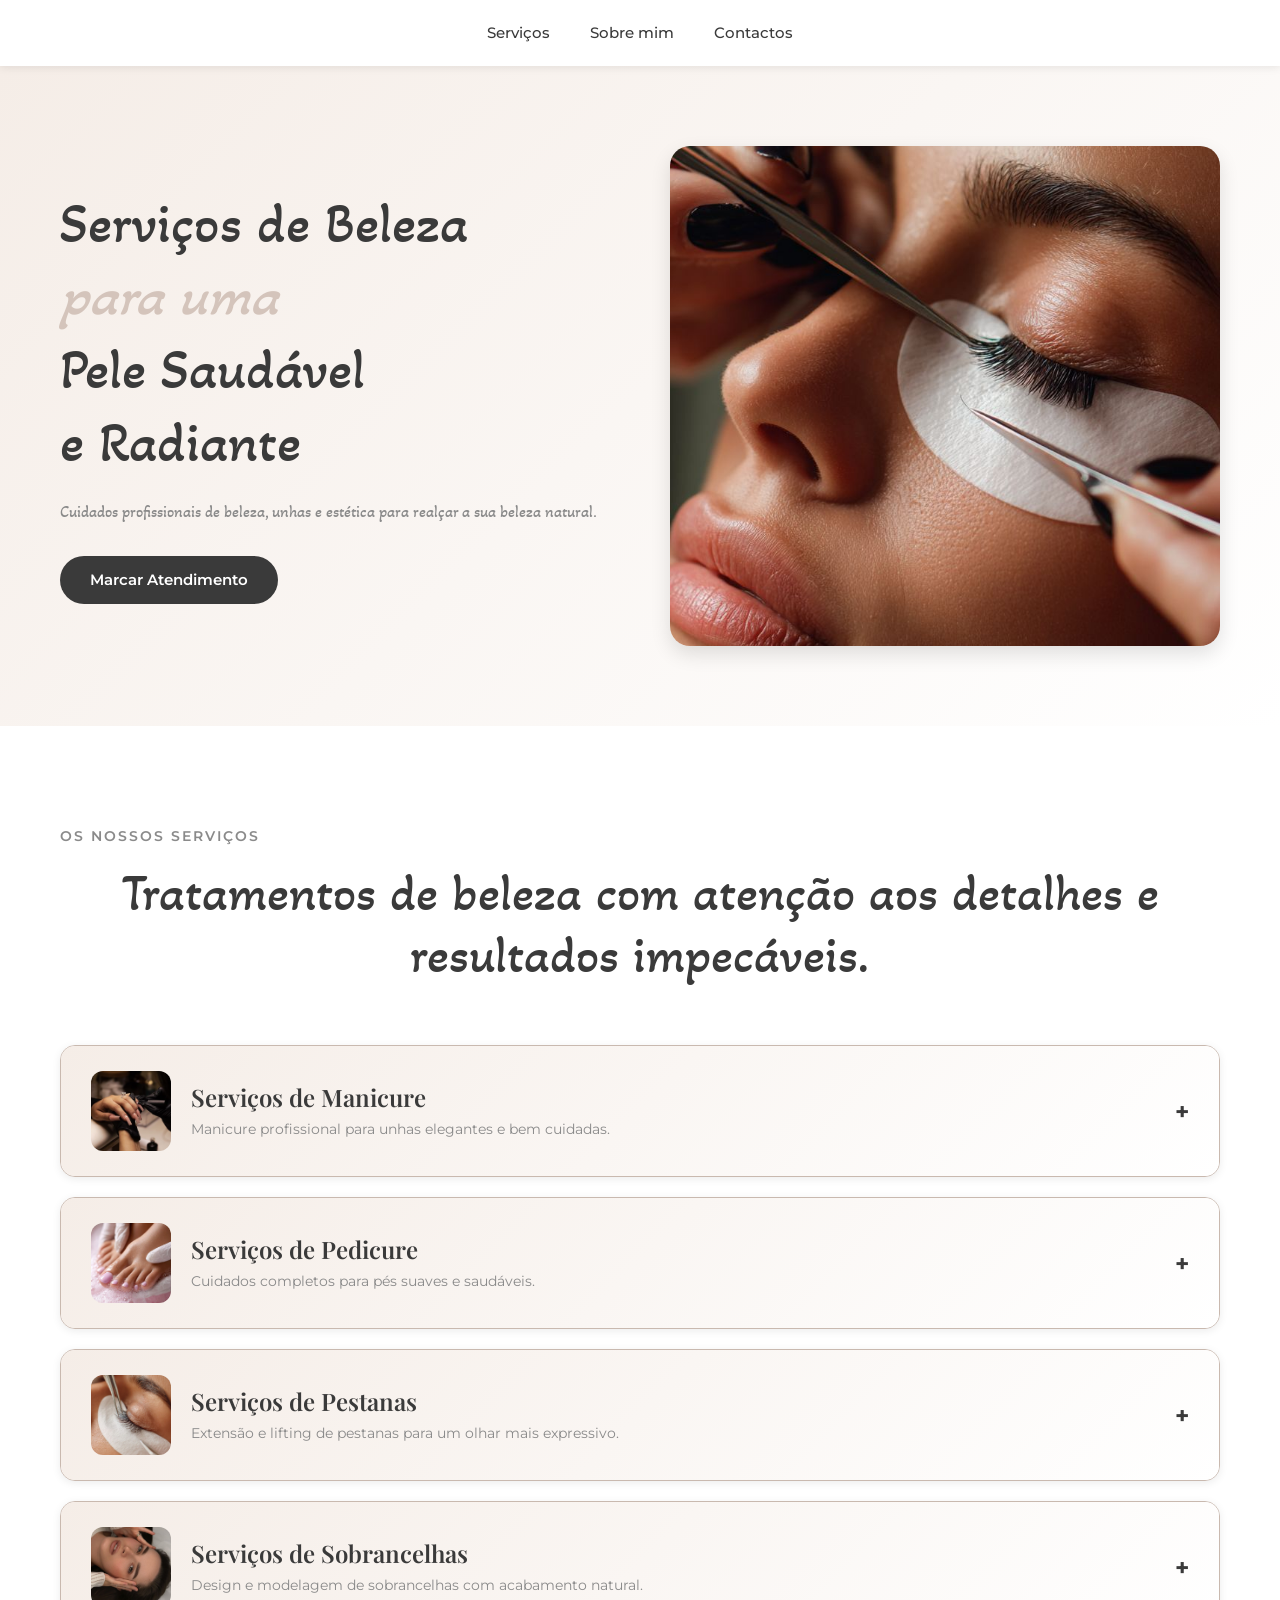
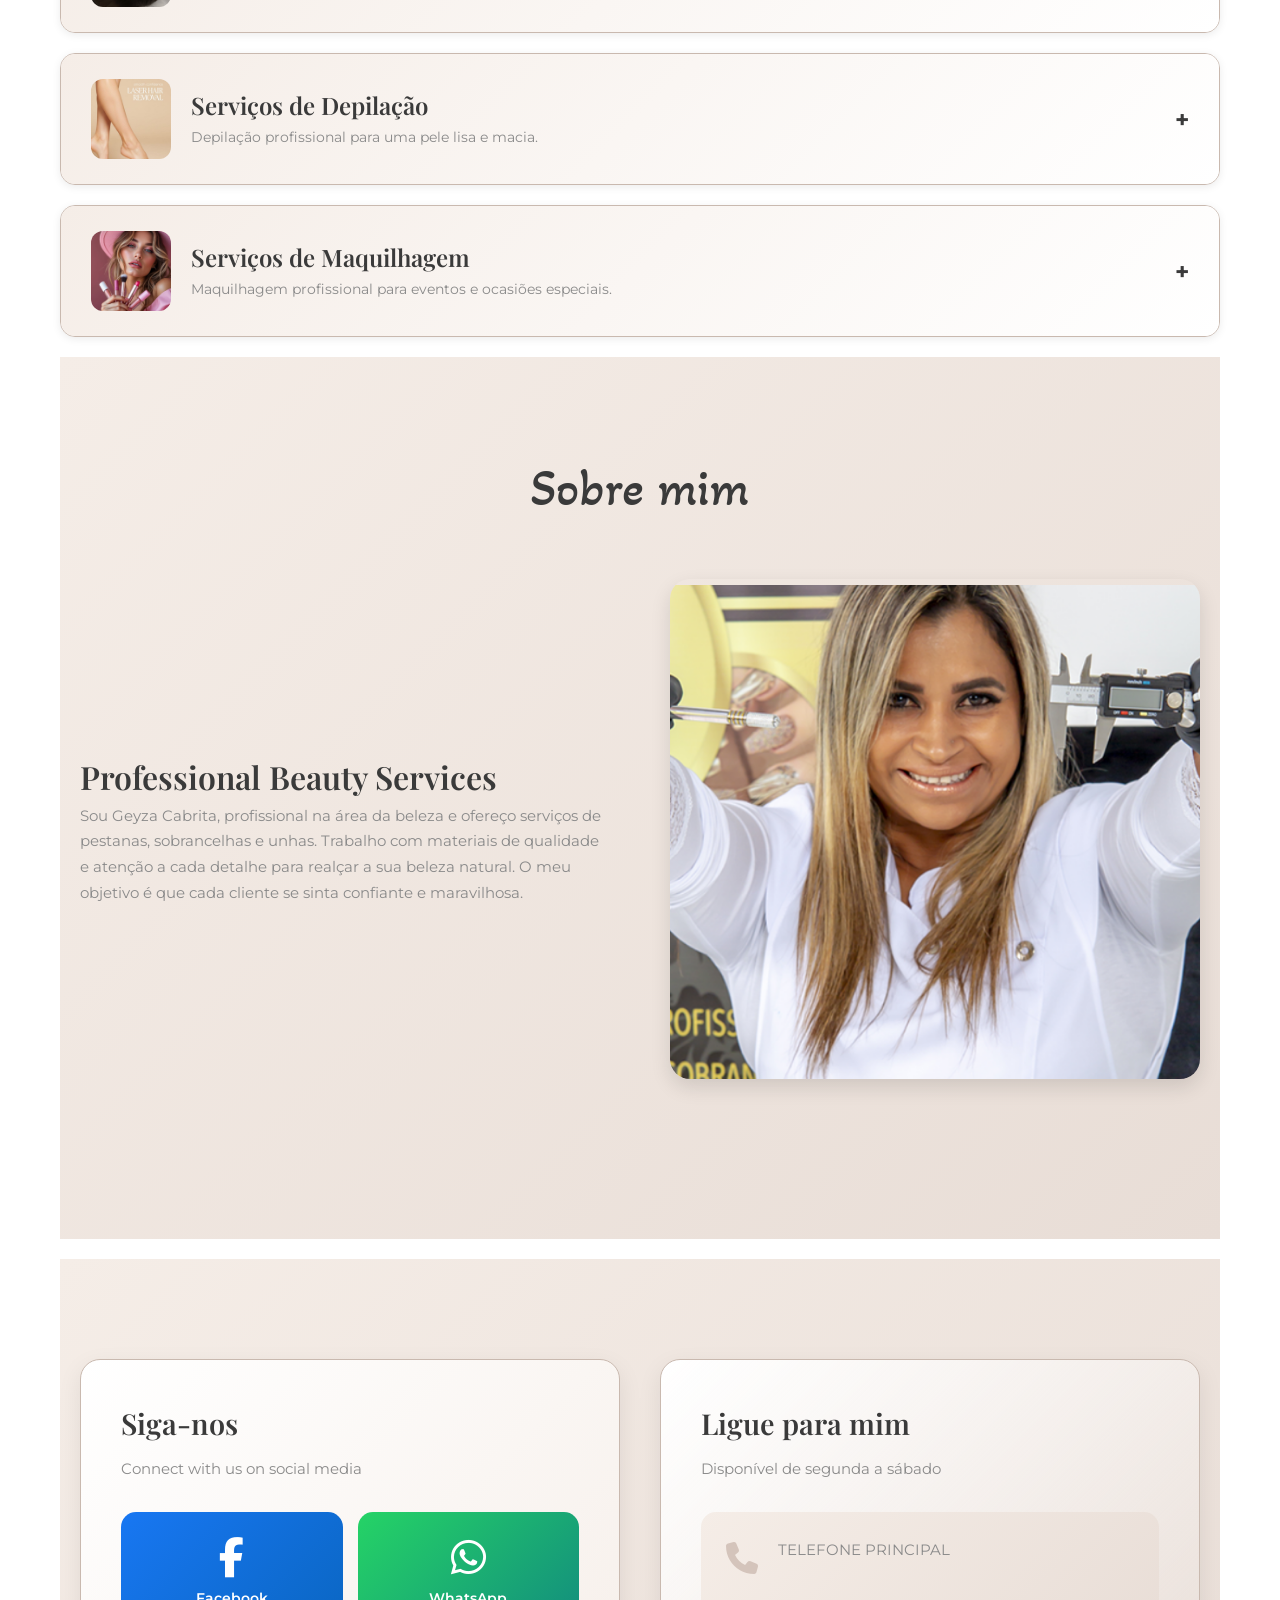
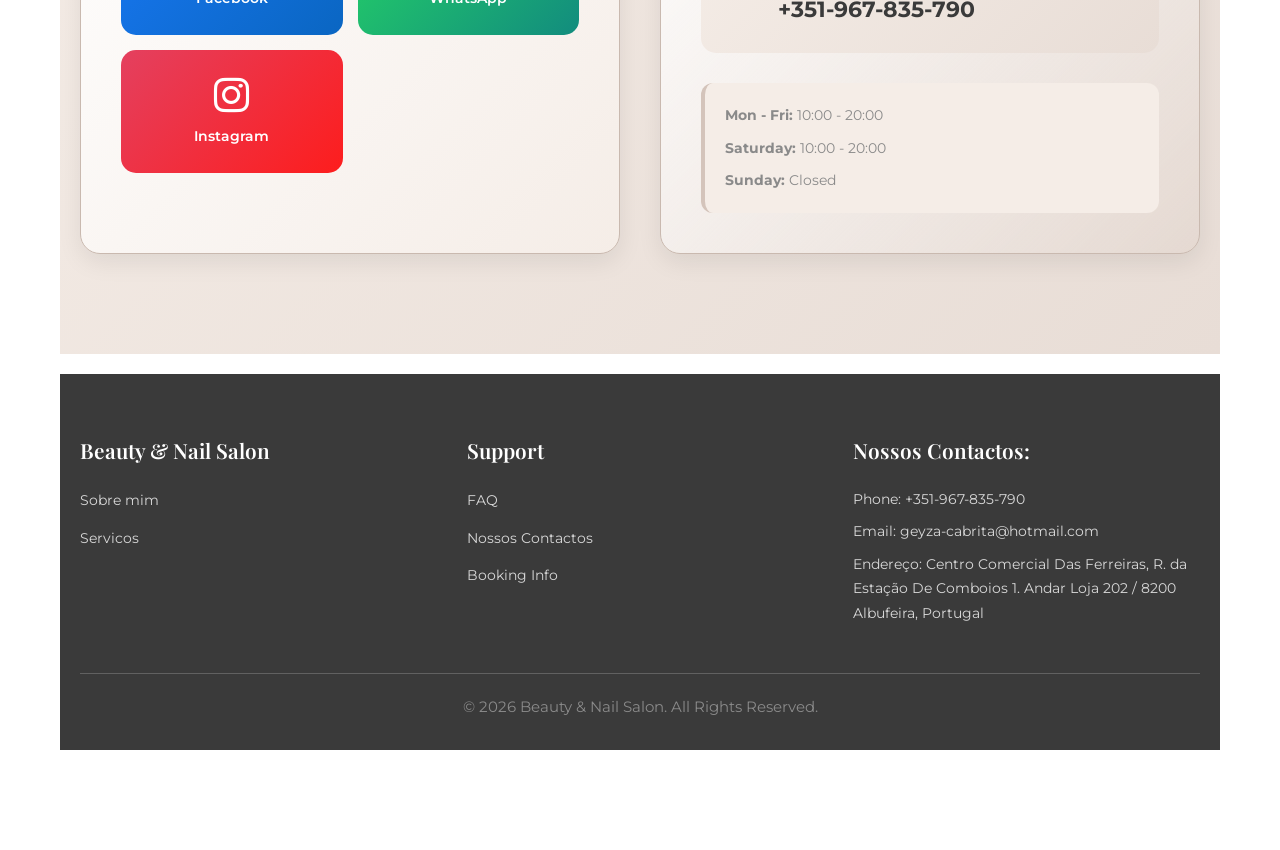
<file: index.html>
<!DOCTYPE html>
<html lang="ru">
<head>
    <meta charset="UTF-8">
    <meta name="viewport" content="width=device-width, initial-scale=1.0">
    <title>Salão de Beleza e Unhas & Serviços Completos de Beleza</title>
    <link rel="stylesheet" href="styles.css">
  <link rel="preconnect" href="https://fonts.googleapis.com">
<link rel="preconnect" href="https://fonts.gstatic.com" crossorigin>
<link href="https://fonts.googleapis.com/css2?family=Akaya+Kanadaka&display=swap" rel="stylesheet">
    <link rel="stylesheet" href="https://cdnjs.cloudflare.com/ajax/libs/font-awesome/6.4.0/css/all.min.css">
    <link href="https://fonts.googleapis.com/css2?family=Playfair+Display:wght@400;500;600;700;800&family=Lora:wght@400;500;600&family=Montserrat:wght@300;400;500;600;700&display=swap" rel="stylesheet">
</head>
<body>
    <!-- Navigation -->
    <nav class="navbar">
        <div class="container">
            <div class="logo">
            </div>
            <ul class="nav-menu">
                <li><a href="#main-services">Serviços</a></li>
                <li><a href="#about">Sobre mim</a></li>
                <li><a href="#contact">Contactos</a></li>
            </ul>
        </div>
    </nav>

    <!-- Hero Section -->
    <section class="hero">
        <div class="container hero-container">
            <div class="hero-content">
                <h2 class="text ">Serviços de Beleza <br><span class="highlight">para uma </span><br>Pele Saudável<br> e Radiante</h2>
                <p class="text">Cuidados profissionais de beleza, unhas e estética para realçar a sua beleza natural.</p>
                     <a href="formulary.html" class="btn btn-primary">Marcar Atendimento</a>
            </div>
            <div class="hero-image">
                <img src="pestanas.jpg" alt="Beautiful woman">
            </div>
        </div>
    </section>

    <!-- Main Services Section -->
    <section id="main-services" class="main-services">
        <div class="container">
            <h3 class="section-label">Os Nossos Serviços</h3>
            <h2 class="text">Tratamentos de beleza com atenção aos detalhes e resultados impecáveis.</h2>
            
            <!-- Main Service Categories with Accordion -->
            <div class="services-categories">
                
                <!-- Category 1: Nails -->
                <div class="service-category">
                    <button class="category-header">
                        <div class="category-image-header">
                            <img src="Nail aesthetic_ Follow for more inspiration and….jpeg" alt="Nail Services">
                        </div>
                        <div class="category-info">
                            <h3>Serviços de Manicure</h3>
                            <p>Manicure profissional para unhas elegantes e bem cuidadas.</p>
                        </div>
                        <span class="toggle-icon">+</span>
                    </button>
                    <div class="category-content">
                        <div class="services-list">
                            <div class="service-item">
                                <div class="service-title">
                                    <h4>Unhas Acrílicas</h4>
                                    <span class="price">de ****</span>
                                </div>
                                <p class="service-description">Unhas de acrílico profissionais com qualquer design e cor.</p>
                            </div>
                            <div class="service-item">
                                <div class="service-title">
                                    <h4>Unhas de acrílico com extensão</h4>
                                    <span class="price">de ****</span>
                                </div>
                                <p class="service-description">Extensão completa de unhas com alongamento e design profissional.</p>
                            </div>
                            <div class="service-item">
                                <div class="service-title">
                                    <h4>Unhas de acrílico sem extensão</h4>
                                    <span class="price">de ****</span>
                                </div>
                                <p class="service-description">Fortalecimento e design em unhas naturais</p>
                            </div>
                            <div class="service-item">
                                <div class="service-title">
                                    <h4>Manutenção em Acrílico</h4>
                                    <span class="price">de ****</span>
                                </div>
                                <p class="service-description">Correção e renovação de manicure acrílica</p>
                            </div>
                            <div class="service-item">
                                <div class="service-title">
                                    <h4>Unhas de Acrigel</h4>
                                    <span class="price">de ****</span>
                                </div>
                                <p class="service-description">Sistema híbrido premium para uma manicure perfeita.</p>
                            </div>
                            <div class="service-item">
                                <div class="service-title">
                                    <h4>Manutenção Acrigel</h4>
                                    <span class="price">de ****</span>
                                </div>
                                <p class="service-description">Correção e renovação de manicure Acrigel</p>
                            </div>
                            <div class="service-item">
                                <div class="service-title">
                                    <h4>Armadura de unhas acrílica</h4>
                                    <span class="price">de ****</span>
                                </div>
                                <p class="service-description">Fortalecimento e proteção das unhas com sistema acrílico</p>
                            </div>
                            <div class="service-item">
                                <div class="service-title">
                                    <h4>Acrigel para unhas</h4>
                                    <span class="price">de ****</span>
                                </div>
                                <p class="service-description">Fortalecimento das unhas com a tecnologia Acrigel</p>
                            </div>
                            <div class="service-item">
                                <div class="service-title">
                                    <h4>Esmalte em gel</h4>
                                    <span class="price">de ****</span>
                                </div>
                                <p class="service-description">Manicure com esmalte em gel para uma cobertura duradoura.</p>
                            </div>
                            <div class="service-item">
                                <div class="service-title">
                                    <h4>Spa de mãos</h4>
                                    <span class="price">de ****</span>
                                </div>
                                <p class="service-description">Tratamentos de spa para as mãos com nutrição e hidratação.</p>
                            </div>
                        </div>
                      <a href="formulary.html" class="btn btn-primary">Marcar Atendimento</a>
                    </div>
                </div>

                <!-- Category 2: Pedicure -->
                <div class="service-category">
                    <button class="category-header">
                        <div class="category-image-header">
                            <img src="pedicure.jpg" alt="Pedicure Services">
                        </div>
                        <div class="category-info">
                            <h3>Serviços de Pedicure</h3>
                            <p>Cuidados completos para pés suaves e saudáveis.</p>
                        </div>
                        <span class="toggle-icon">+</span>
                    </button>
                    <div class="category-content">
                        <div class="services-list">
                            <div class="service-item">
                                <div class="service-title">
                                    <h4>Pedicure Tradicional</h4>
                                    <span class="price">de ****</span>
                                </div>
                                <p class="service-description">Pedicure clássico com esmaltação e cuidados profissionais.</p>
                            </div>
                            <div class="service-item">
                                <div class="service-title">
                                    <h4>Esmalte em Gel para Pedicure</h4>
                                    <span class="price">de ****</span>
                                </div>
                                <p class="service-description">Pedicure com esmalte em gel de longa duração</p>
                            </div>
                            <div class="service-item">
                                <div class="service-title">
                                    <h4>Pedicure Brasil</h4>
                                    <span class="price">de ****</span>
                                </div>
                                <p class="service-description">Pedicure brasil com esfoliação e cuidados.</p>
                            </div>
                            <div class="service-item">
                                <div class="service-title">
                                    <h4>Spa dos pés</h4>
                                    <span class="price">de ****</span>
                                </div>
                                <p class="service-description">Tratamentos de spa para os pés com relaxamento e cuidado.</p>
                            </div>
                        </div>
                      <a href="formulary.html" class="btn btn-primary">Marcar Atendimento</a>
                    </div>
                </div>

                <!-- Category 3: Eyelash Services -->
                <div class="service-category">
                    <button class="category-header">
                        <div class="category-image-header">
                            <img src="This close-up image shows the procedure of….jpeg" alt="Eyelash Services">
                        </div>
                        <div class="category-info">
                            <h3>Serviços de Pestanas</h3>
                            <p>Extensão e lifting de pestanas para um olhar mais expressivo.</p>
                        </div>
                        <span class="toggle-icon">+</span>
                    </button>
                    <div class="category-content">
                        <div class="services-list">
                            <div class="service-item">
                                <div class="service-title">
                                    <h4>Extensões de Pestanas</h4>
                                    <span class="price">de ****</span>
                                </div>
                                <p class="service-description">Extensões de Pestanas profissionais com aplicação individual.</p>
                            </div>
                            <div class="service-item">
                                <div class="service-title">
                                    <h4>Pestanas Clássicas</h4>
                                    <span class="price">de ****</span>
                                </div>
                                <p class="service-description">Extensões de pestanas clássicas (fio a fio)</p>
                            </div>
                            <div class="service-item">
                                <div class="service-title">
                                    <h4>Pestanas coloridas</h4>
                                    <span class="price">de ****</span>
                                </div>
                                <p class="service-description">Extensões de pestanas coloridas para um visual radiante.</p>
                            </div>
                            <div class="service-item">
                                <div class="service-title">
                                    <h4>Pestanas Express</h4>
                                    <span class="price">de ****</span>
                                </div>
                                <p class="service-description">Extensão de pestanas, rápida para clientes ocupadas</p>
                            </div>
                            <div class="service-item">
                                <div class="service-title">
                                    <h4>Lifting de Pestanas</h4>
                                    <span class="price">de ****</span>
                                </div>
                                <p class="service-description">Levantamento e curvatura das pestanas naturais</p>
                            </div>
                            <div class="service-item">
                                <div class="service-title">
                                    <h4>Pestanas Volume Russo</h4>
                                    <span class="price">de ****</span>
                                </div>
                                <p class="service-description">Extensão de pestanas volumosa, utilizando tecnologia russa</p>
                            </div>
                            <div class="service-item">
                                <div class="service-title">
                                    <h4>Pestanas Mega Volume</h4>
                                    <span class="price">de ****</span>
                                </div>
                                <p class="service-description">Extensões de pestanas super volumosas para máximo volume.</p>
                            </div>
                            <div class="service-item">
                                <div class="service-title">
                                    <h4>Coloração de Pestanas</h4>
                                    <span class="price">de ****</span>
                                </div>
                                <p class="service-description">Coloração de pestanas com tinta de longa duração.</p>
                            </div>
                        </div>
                        <button class="btn btn-secondary btn-book">Marcar Atendimento</button>
                    </div>
                </div>

                <!-- Category 4: Eyebrow Services -->
                <div class="service-category">
                    <button class="category-header">
                        <div class="category-image-header">
                            <img src="Arbeit mit MINERALISCHEN Pigmenten ✨ – mit einem….jpeg" alt="Eyebrow Services">
                        </div>
                        <div class="category-info">
                            <h3>Serviços de Sobrancelhas</h3>
                            <p>Design e modelagem de sobrancelhas com acabamento natural.</p>
                        </div>
                        <span class="toggle-icon">+</span>
    </button>
    <div class="category-content">
        <div class="services-list">
            <div class="service-item">
                <div class="service-title">
                    <h4>Modelagem de Sobrancelhas</h4>
                    <span class="price">de ****</span>
                </div>
                <p class="service-description">Correção das sobrancelhas para aparência ideal</p>
            </div>
            <div class="service-item">
                <div class="service-title">
                    <h4>Depilação com Linha</h4>
                    <span class="price">de ****</span>
                </div>
                <p class="service-description">Remoção de pelos utilizando técnica de linha</p>
            </div>
            <div class="service-item">
                <div class="service-title">
                    <h4>Laminação de Sobrancelhas</h4>
                    <span class="price">de ****</span>
                </div>
                <p class="service-description">Laminação de sobrancelhas para estilo duradouro</p>
            </div>
            <div class="service-item">
                <div class="service-title">
                    <h4>Design de Sobrancelhas</h4>
                    <span class="price">de ****</span>
                </div>
                <p class="service-description">Design profissional de sobrancelhas conforme formato do rosto</p>
            </div>
            <div class="service-item">
                <div class="service-title">
                    <h4>Microblading</h4>
                    <span class="price">de ****</span>
                </div>
                <p class="service-description">Microblading para sobrancelhas com efeito natural</p>
            </div>
            <div class="service-item">
                <div class="service-title">
                    <h4>Maquilhagem Permanente de Sobrancelhas</h4>
                    <span class="price">de ****</span>
                </div>
                <p class="service-description">Maquilhagem permanente com resultados duradouros</p>
            </div>
        </div>
        <a href="formulary.html" class="btn btn-primary">Marcar uma Consulta</a>
    </div>
</div>

<!-- Category 5: Waxing Services -->
<div class="service-category">
    <button class="category-header">
        <div class="category-image-header">
            <img src="photo.jpeg" alt="Serviços de Depilação">
        </div>
        <div class="category-info">
            <h3>Serviços de Depilação</h3>
            <p>Depilação profissional para uma pele lisa e macia.</p>
        </div>
        <span class="toggle-icon">+</span>
    </button>
    <div class="category-content">
        <div class="services-list">
            <div class="service-item">
                <div class="service-title">
                    <h4>Depilação Brasileira</h4>
                    <span class="price">de ****</span>
                </div>
                <p class="service-description">Remoção profissional de pelos com cera</p>
            </div>
            <div class="service-item">
                <div class="service-title">
                    <h4>Serviços de Depilação com Cera</h4>
                    <span class="price">de ****</span>
                </div>
                <p class="service-description">Remoção de pelos no corpo e rosto com cera</p>
            </div>
            <div class="service-item">
                <div class="service-title">
                    <h4>Depilação de Corpo Inteiro</h4>
                    <span class="price">de ****</span>
                </div>
                <p class="service-description">Depilação completa do corpo com cera de qualidade</p>
            </div>
        </div>
        <a href="formulary.html" class="btn btn-primary">Marcar uma Consulta</a>
    </div>
</div>

<!-- Category 6: Makeup Services -->
<div class="service-category">
    <button class="category-header">
        <div class="category-image-header">
            <img src="Cosmetic sets are curated collections of beauty….jpeg" alt="">
        </div>
        <div class="category-info">
            <h3>Serviços de Maquilhagem</h3>
            <p>Maquilhagem profissional para eventos e ocasiões especiais.</p>
        </div>
        <span class="toggle-icon">+</span>
    </button>
    <div class="category-content">
        <div class="services-list">
            <div class="service-item">
                <div class="service-title">
                    <h4>Maquilhagem Permanente</h4>
                    <span class="price">de ****</span>
                </div>
                <p class="service-description">Maquilhagem permanente com resultados duradouros</p>
            </div>
            <div class="service-item">
                <div class="service-title">
                    <h4>Maquilhagem Permanente de Sobrancelhas</h4>
                    <span class="price">de ****</span>
                </div>
                <p class="service-description">Maquilhagem permanente das sobrancelhas com resultado natural</p>
            </div>
            <div class="service-item">
                <div class="service-title">
                    <h4>Maquilhagem Permanente de Lábios</h4>
                    <span class="price">de ****</span>
                </div>
                <p class="service-description">Coloração permanente dos lábios</p>
            </div>
        </div>
        <a href="formulary.html" class="btn btn-primary">Marcar uma Consulta</a>
    </div>
</div>

    <!-- About Section -->
    <section id="about" class="about">
        <div class="container">
            <h2 class="text">Sobre mim</h2>
            <div class="about-content">
                <div class="about-text">
                    <h3>Professional Beauty Services</h3>
                    <p>Sou Geyza Cabrita, profissional na área da beleza e ofereço serviços de pestanas, sobrancelhas e unhas.
Trabalho com materiais de qualidade e atenção a cada detalhe para realçar a sua beleza natural.

O meu objetivo é que cada cliente se sinta confiante e maravilhosa.</p>
                </div>
                <div class="hero-image">
                    <img src="uau.png" alt="About us">
                </div>
            </div>
        </div>
    </section>
 <!-- Contact Slide Section -->
<section id="contact" class="contacts-slide">
    <div class="container">
        <div class="contacts-grid">
            
            <!-- Social Media Section -->
            <div class="contact-card social-card">
                <h3>Siga-nos</h3>
                <p>Connect with us on social media</p>
                <div class="social-links">
                    <a href="https://facebook.com/geyza.cabrita" target="_blank" class="social-link facebook">
                        <i class="fab fa-facebook-f"></i>
                        <span>Facebook</span>
                    </a>
                  <a href="https://wa.me/351967835790" target="_blank" class="social-link whatsapp">
                        <i class="fab fa-whatsapp"></i>
                        <span>WhatsApp</span>
                    </a>
                  <a href="https://instagram.com/geyzacabrita/" target="_blank" class="social-link instagram">
                        <i class="fab fa-instagram"></i>
                        <span>Instagram</span>
                    </a>
                </div>
            </div>

            <!-- Phone Section -->
            <div class="contact-card phone-card">
                <h3>Ligue para mim</h3>
                <p>Disponível de segunda a sábado</p>
                <div class="phone-block">
                    <div class="phone-item">
                        <i class="fas fa-phone"></i>
                        <div>
                            <p class="phone-label">Telefone Principal</p>
                            <a href="tel:+79991234567" class="phone-number">+351-967-835-790</a>
                        </div>
                    </div>
                </div>
                <div class="phone-hours">
                    <p><strong>Mon - Fri:</strong> 10:00 - 20:00</p>
                    <p><strong>Saturday:</strong> 10:00 - 20:00</p>
                    <p><strong>Sunday:</strong> Closed</p>
                </div>
          
    </div>
        </section>
    

    

    <!-- Footer -->
    <section id="contacto" class="footer">
        <div class="container">
            <div class="footer-content">
                <div class="footer-section">
                    <h4>Beauty & Nail Salon</h4>
                    <ul>
                        <li><a href="#about">Sobre mim</a></li>
                        <li><a href="#main-services">Servicos</a></li>
                    </ul>
                </div>
                <div class="footer-section">
                    <h4>Support</h4>
                    <ul>
                        <li><a href="#">FAQ</a></li>
                        <li><a href="#">Nossos Contactos</a></li>
                        <li><a href="#">Booking Info</a></li>
                    </ul>
                </div>
                <div class="footer-section">
                    <h4>Nossos Contactos:</h4>
                    <p>Phone: +351-967-835-790</p>
                    <p>Email: geyza-cabrita@hotmail.com</p>
                    <p>Endereço: Centro Comercial Das Ferreiras, R. da Estação De Comboios 1. Andar Loja 202 / 8200 Albufeira, Portugal</p>
                </div>
            </div>
            <div class="footer-bottom">
                <p>&copy; 2026 Beauty & Nail Salon. All Rights Reserved.</p>
            </div>
        </div>
    </section>
   

    <script src="script.js"></script>
</body>
</html>
</file>
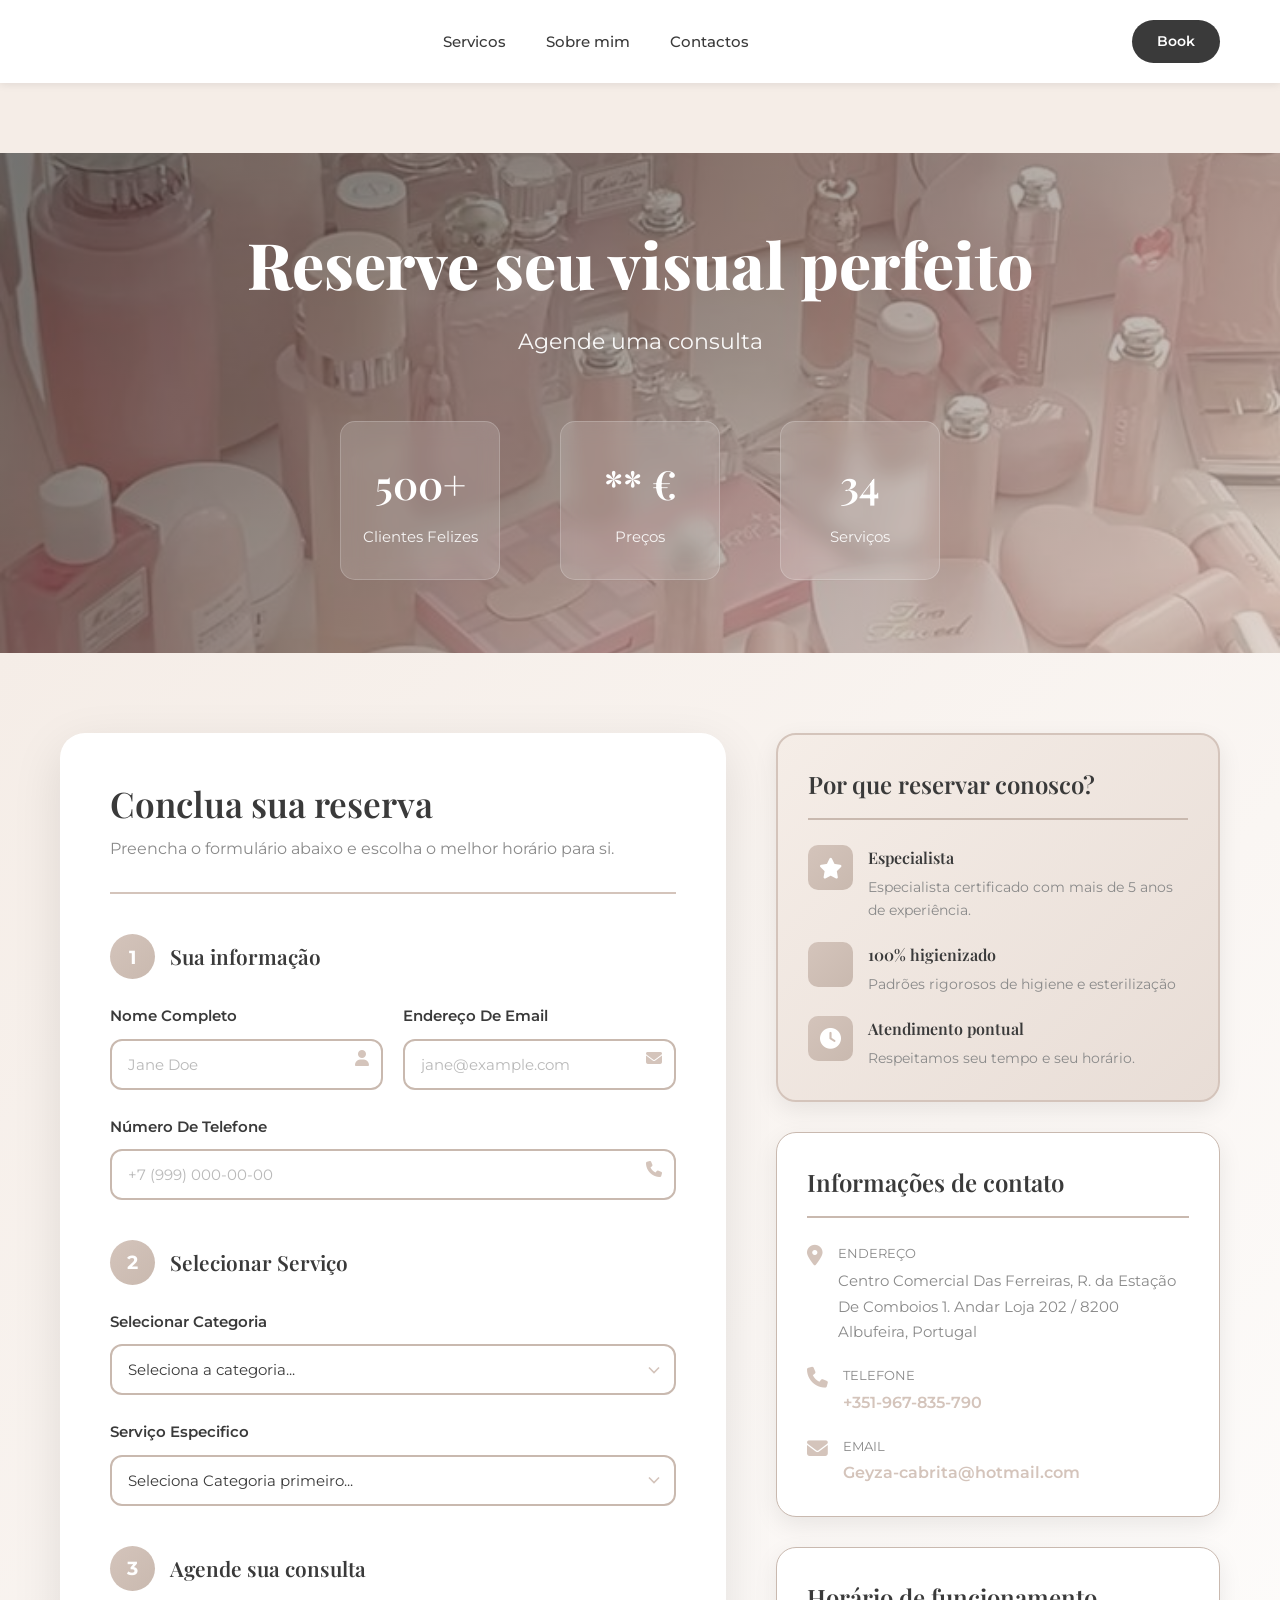
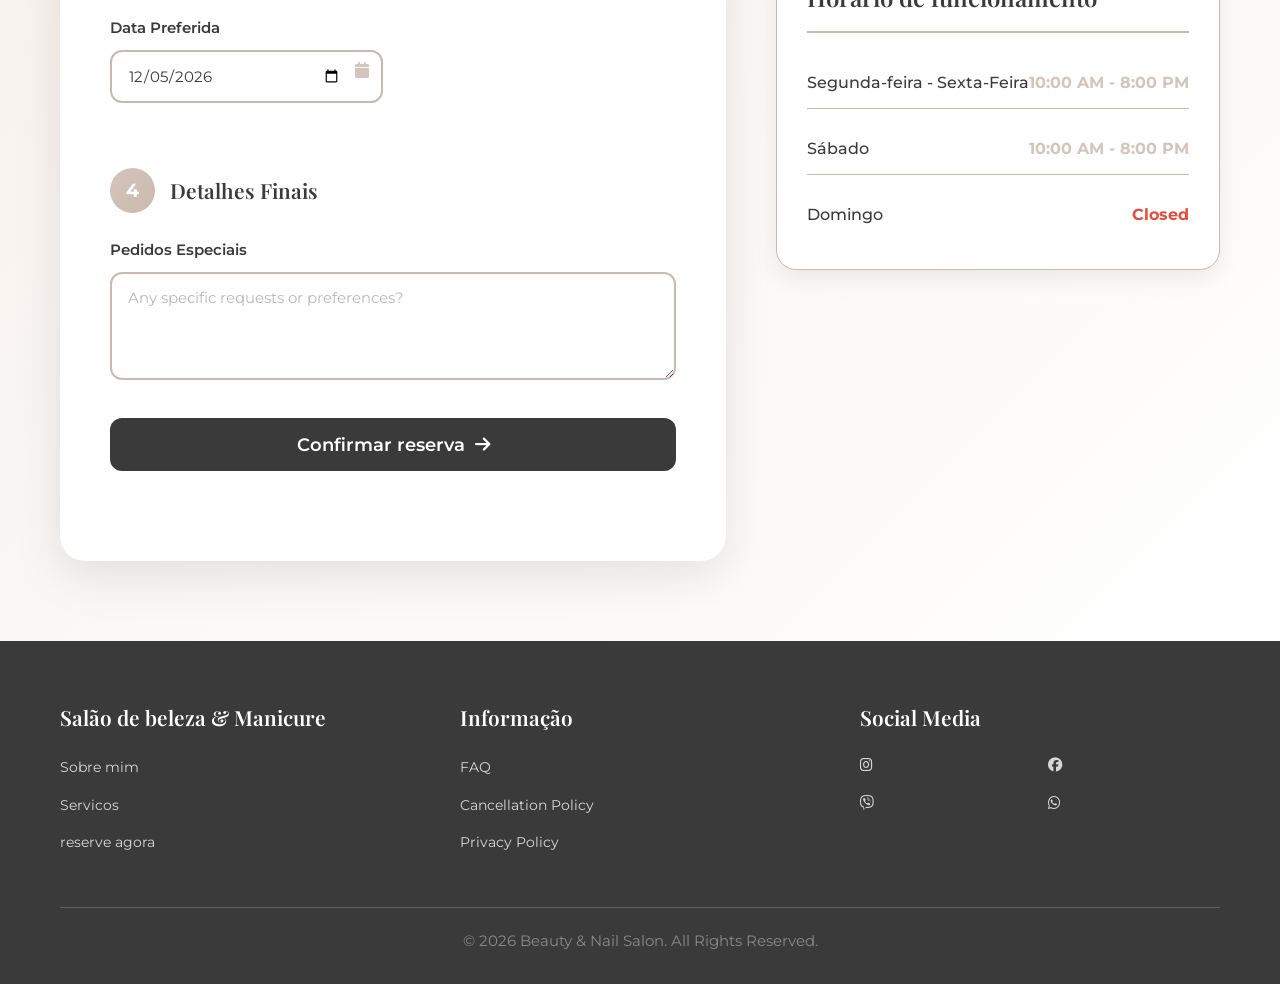
<file: formulary.html>
<!DOCTYPE html>
<html lang="ru">
<head>
    <meta charset="UTF-8">
    <meta name="viewport" content="width=device-width, initial-scale=1.0">
    <title>Marque o Seu Atendimento</title>
    <link rel="stylesheet" href="styles.css">
    <link rel="stylesheet" href="index.html">
    <link rel="stylesheet" href="formulary.css">
    <link rel="stylesheet" href="https://cdnjs.cloudflare.com/ajax/libs/font-awesome/6.4.0/css/all.min.css">
    <link href="https://fonts.googleapis.com/css2?family=Playfair+Display:wght@400;500;600;700;800&family=Montserrat:wght@300;400;500;600;700&display=swap" rel="stylesheet">
</head>
<body>
    <!-- Navigation -->
    <nav class="navbar">
        <div class="container">
            <div class="logo">
            </div>
            <ul class="nav-menu">
                <li><a href="index.html#main-services">Servicos</a></li>
                <li><a href="index.html#about">Sobre mim</a></li>
                <li><a href="index.html#contact">Contactos</a></li>
            </ul>
            <a href="formulary.html" class="btn btn-nav">Book</a>
        </div>
    </nav>

    <!-- Hero Section with Background -->
    <section class="booking-hero">
        <div class="booking-hero-background">
            <img src="product.jpg" alt="Background">
            <div class="booking-hero-overlay"></div>
        </div>
        
        <div class="booking-hero-content">
            <h1>Reserve seu visual perfeito</h1>
            <p>Agende uma consulta</p>
            <div class="hero-stats">
                <div class="stat">
                    <h3>500+</h3>
                    <p>Clientes Felizes</p>
                </div>
                <div class="stat">
                    <h3>** € </h3>
                    <p>Preços</p>
                    
                </div>
                <div class="stat">
                    <h3>34</h3>
                    <p>Serviços</p>
                </div>
            </div>
        </div>
    </section>

    <!-- Main Booking Section -->
    <section class="booking-main">
        <div class="container">
            <div class="booking-grid">
                
                <!-- Left Column - Form -->
                <div class="booking-form-column">
                    <div class="booking-form-container">
                        <div class="form-header">
                            <h2>Conclua sua reserva</h2>
                            <p>Preencha o formulário abaixo e escolha o melhor horário para si.</p>
                        </div>

                        <form id="bookingForm" class="booking-form-premium">
                            
                            <!-- Step 1: Personal Info -->
                            <div class="form-step" data-step="1">
                                <div class="step-header">
                                    <div class="step-number">1</div>
                                    <h3>Sua informação</h3>
                                </div>

                                <div class="form-row">
                                    <div class="form-group">
                                        <label for="fullName">Nome Completo</label>
                                        <input type="text" id="fullName" name="fullName" placeholder="Jane Doe" required>
                                        <span class="input-icon"><i class="fas fa-user"></i></span>
                                    </div>

                                    <div class="form-group">
                                        <label for="email">Endereço de Email</label>
                                        <input type="email" id="email" name="email" placeholder="jane@example.com" required>
                                        <span class="input-icon"><i class="fas fa-envelope"></i></span>
                                    </div>
                                </div>

                                <div class="form-group">
                                    <label for="phone">Número de Telefone</label>
                                    <input type="tel" id="phone" name="phone" placeholder="+7 (999) 000-00-00" required>
                                    <span class="input-icon"><i class="fas fa-phone"></i></span>
                                </div>
                            </div>

                            <!-- Step 2: Service Selection -->
                            <div class="form-step" data-step="2">
                                <div class="step-header">
                                    <div class="step-number">2</div>
                                    <h3>Selecionar Serviço</h3>
                                </div>

                                <div class="form-group">
                                    <label for="serviceCategory">Selecionar Categoria</label>
                                    <div class="custom-select">
                                        <select id="serviceCategory" name="serviceCategory" required>
                                            <option value="">Seleciona a categoria...</option>
                                            <option value="Nail Services">Serviços de Manicure</option>
                                            <option value="Pedicure Services">Serviços de Pedicure</option>
                                            <option value="Eyelash Services"> Serviços de Pestanas</option>
                                            <option value="Eyebrow Services">Serviços de sobrancelha</option>
                                            <option value="Hair Removal Services">Serviços de depilação</option>
                                            <option value="Makeup Services">Serviço de Maquilhagem</option>
                                        </select>
                                    </div>
                                </div>

                                <div class="form-group">
                                    <label for="service">Serviço Especifico</label>
                                    <div class="custom-select">
                                        <select id="service" name="service" required>
                                            <option value="">Seleciona Categoria primeiro...</option>
                                        </select>
                                    </div>
                                </div>

                                <div class="service-info-box" id="serviceInfo" style="display: none;">
                                    <p id="serviceDescription"></p>
                                </div>
                            </div>

                            <!-- Step 3: Date & Time -->
                            <div class="form-step" data-step="3">
                                <div class="step-header">
                                    <div class="step-number">3</div>
                                    <h3>Agende sua consulta</h3>
                                </div>

                                <div class="form-row">
                                    <div class="form-group">
                                        <label for="date">Data Preferida</label>
                                        <input type="date" id="date" name="date" required>
                                        <span class="input-icon"><i class="fas fa-calendar"></i></span>
                                    </div>
                                </div>
                            </div>

                            <!-- Step 4: Additional Info -->
                            <div class="form-step" data-step="4">
                                <div class="step-header">
                                    <div class="step-number">4</div>
                                    <h3>Detalhes Finais</h3>
                                </div>

                                <div class="form-group">
                                    <label for="notes">Pedidos Especiais</label>
                                    <textarea id="notes" name="notes" placeholder="Any specific requests or preferences?" rows="4"></textarea>
                                </div>
                                <button type="submit" class="btn btn-submit btn-primary">
                                    <span>Confirmar reserva</span>
                                    <i class="fas fa-arrow-right"></i>
                                </button>
                            </div>

                            <!-- Success Message -->
                            <div id="successMessage" class="success-card" style="display: none;">
                                <div class="success-icon">
                                    <i class="fas fa-check-circle"></i>
                                </div>
                                <h3>Reserva confirmada!</h3>
                                <p class="confirmation-details">
                                    Eu vou entrar em contato em breve para confirmar os detalhes do seu agendamento.
                                </p>
                                <button type="button" class="btn btn-secondary" onclick="location.href='index.html'">
                                    Back to Home
                                </button>
                            </div>
                        </form>
                    </div>
                </div>

                <!-- Right Column - Info & Benefits -->
                <div class="booking-info-column">
                    
                    <!-- Why Book With Us -->
                    <div class="info-card premium-card">
                        <h3>Por que reservar conosco?</h3>
                        <div class="benefits-list">
                            <div class="benefit-item">
                                <div class="benefit-icon">
                                    <i class="fas fa-star"></i>
                                </div>
                                <div class="benefit-text">
                                    <h4>Especialista</h4>
                                    <p>Especialista certificado com mais de 5 anos de experiência.</p>
                                </div>
                            </div>

                            

                            <div class="benefit-item">
                                <div class="benefit-icon">
                                    <i class="fas fa-shield-check"></i>
                                </div>
                                <div class="benefit-text">
                                    <h4>100% higienizado</h4>
                                    <p>Padrões rigorosos de higiene e esterilização</p>
                                </div>
                            </div>

                            <div class="benefit-item">
                                <div class="benefit-icon">
                                    <i class="fas fa-clock"></i>
                                </div>
                                <div class="benefit-text">
                                    <h4>Atendimento pontual</h4>
                                    <p>Respeitamos seu tempo e seu horário.</p>
                                </div>
                            </div>
                        </div>
                    </div>

                    <!-- Salon Info -->
                    <div class="info-card">
                        <h3>Informações de contato</h3>
                        <div class="salon-info">
                            <div class="info-block">
                                <i class="fas fa-map-marker-alt"></i>
                                <div>
                                    <p class="label">Endereço</p>
                                    <p>Centro Comercial Das Ferreiras, R. da Estação De Comboios 1. Andar Loja 202 / 8200 Albufeira, Portugal</p>
                                </div>
                            </div>

                            <div class="info-block">
                                <i class="fas fa-phone"></i>
                                <div>
                                    <p class="label">Telefone</p>
                                    <a href="tel:+79991234567">+351-967-835-790</a>
                                </div>
                            </div>

                            <div class="info-block">
                                <i class="fas fa-envelope"></i>
                                <div>
                                    <p class="label">Email</p>
                                    <a href="mailto:bookings@beautystudio.ru">Geyza-cabrita@hotmail.com</a>
                                </div>
                            </div>
                        </div>
                    </div>

                    <!-- Hours -->
                    <div class="info-card">
                        <h3>Horário de funcionamento</h3>
                        <div class="hours-list">
                            <div class="hour-item">
                                <span>Segunda-feira - Sexta-Feira </span>
                                <strong>10:00 AM - 8:00 PM</strong>
                            </div>
                            <div class="hour-item">
                                <span>Sábado</span>
                                <strong>10:00 AM - 8:00 PM</strong>
                            </div>
                            <div class="hour-item closed">
                                <span>Domingo</span>
                                <strong>Closed</strong>
                            </div>
                        </div>
                    </div>
                </div>
            </div>
        </div>
    </section>

    <!-- Footer -->
    <footer class="footer">
        <div class="container">
            <div class="footer-content">
                <div class="footer-section">
                    <h4>Salão de beleza & Manicure</h4>
                    <ul>
                        <li><a href="index.html#about">Sobre mim</a></li>
                        <li><a href="index.html#main-services">Servicos</a></li>
                        <li><a href="formulary.html">reserve agora</a></li>
                    </ul>
                </div>
                <div class="footer-section">
                    <h4>Informação</h4>
                    <ul>
                        <li><a href="#">FAQ</a></li>
                        <li><a href="#">Cancellation Policy</a></li>
                        <li><a href="#">Privacy Policy</a></li>
                    </ul>
                </div>
                <div class="footer-section">
                    <h4>Social Media</h4>
                    <div class="social-links">
                        <a href="#"><i class="fab fa-instagram"></i></a>
                        <a href="#"><i class="fab fa-facebook"></i></a>
                        <a href="#"><i class="fab fa-viber"></i></a>
                        <a href="#"><i class="fab fa-whatsapp"></i></a>
                    </div>
                </div>
            </div>
            <div class="footer-bottom">
                <p>&copy; 2026 Beauty & Nail Salon. All Rights Reserved.</p>
            </div>
        </div>
    </footer>

    <script src="formulary.js"></script>
</body>
</html>
</file>
<file: styles.css>
/* ==================== VARIABLES ==================== */
:root {
    --primary-color: #f5ede7;
    --secondary-color: #e8ddd6;
    --accent-pink: #d4c4bb;
    --accent-beige: #c9b9af;
    --dark-text: #3a3a3a;
    --light-text: #8a8a8a;
    --white: #ffffff;
    --shadow: 0 2px 8px rgba(0, 0, 0, 0.08);
    --shadow-lg: 0 8px 20px rgba(0, 0, 0, 0.12);
}

* {
    margin: 0;
    padding: 0;
    box-sizing: border-box;
}

body {
    font-family: 'Montserrat', sans-serif;
    background-color: var(--primary-color);
    color: var(--dark-text);
    line-height: 1.6;
}

.container {
    max-width: 1200px;
    margin: 0 auto;
    padding: 0 20px;
}

/* ==================== TYPOGRAPHY ==================== */
h1, h2, h3, h4, h5, h6 {
    font-family: 'Playfair Display', serif;
    font-weight: 600;
    color: var(--dark-text);
}

h2 {
    font-size: 3.2rem;
    line-height: 1.2;
    margin-bottom: 30px;
}

h3 {
    font-size: 2rem;
}

h4 {
    font-size: 1.3rem;
    margin-bottom: 10px;
}

p {
    color: var(--light-text);
    font-size: 0.95rem;
    line-height: 1.7;
}

.section-label {
    font-size: 0.85rem;
    font-family: 'Montserrat', sans-serif;
    text-transform: uppercase;
    letter-spacing: 2px;
    color: var(--light-text);
    margin-bottom: 15px;
    font-weight: 600;
}

.highlight {
    color: var(--accent-pink);
    font-style: italic;
}

/* ==================== BUTTONS ==================== */
.btn {
    padding: 12px 30px;
    border: none;
    border-radius: 25px;
    font-family: 'Montserrat', sans-serif;
    font-size: 0.95rem;
    font-weight: 600;
    cursor: pointer;
    transition: all 0.3s ease;
    display: inline-block;
    text-decoration: none;
}

.btn-primary {
    background-color: #3a3a3a;
    color: var(--white);
}

.btn-primary:hover {
    background-color: var(--accent-pink);
    color: var(--dark-text);
    transform: translateY(-2px);
}

.btn-secondary {
    background-color: transparent;
    color: var(--dark-text);
    border: 1.5px solid var(--dark-text);
}

.btn-secondary:hover {
    background-color: var(--dark-text);
    color: var(--white);
}

.btn-nav {
    background-color: #3a3a3a;
    color: var(--white);
    padding: 10px 25px;
    font-size: 0.9rem;
}

.btn-book {
    width: 100%;
    padding: 15px;
    margin-top: 20px;
    font-size: 1rem;
}

/* ==================== NAVBAR ==================== */
.navbar {
    background-color: var(--white);
    padding: 20px 0;
    box-shadow: var(--shadow);
    position: sticky;
    top: 0;
    z-index: 100;
}

.navbar .container {
    display: flex;
    justify-content: space-between;
    align-items: center;
}

.logo {
    display: flex;
    align-items: center;
    gap: 12px;
    text-decoration: none;
}

.logo-icon {
    font-size: 1.8rem;
}

.logo h1 {
    font-size: 1.4rem;
    margin: 0;
    font-weight: 600;
}

.nav-menu {
    display: flex;
    list-style: none;
    gap: 40px;
    flex: 1;
    justify-content: center;
}

.nav-menu a {
    text-decoration: none;
    color: var(--dark-text);
    font-weight: 500;
    font-size: 0.95rem;
    transition: color 0.3s ease;
}

.nav-menu a:hover {
    color: var(--accent-pink);
}

/* ==================== HERO SECTION ==================== */
.hero {
    padding: 80px 0;
    background: linear-gradient(135deg, var(--primary-color), var(--white));
}

.hero-container {
    display: grid;
    grid-template-columns: 1fr 1fr;
    gap: 60px;
    align-items: center;
}

.hero-content h2 {
    font-size: 3.5rem;
    line-height: 1.3;
    margin-bottom: 20px;
}

.hero-content p {
    font-size: 1rem;
    margin-bottom: 30px;
}

.hero-image {
    position: relative;
    border-radius: 20px;
    overflow: hidden;
    box-shadow: var(--shadow-lg);
}

.hero-image img {
    width: 100%;
    height: 500px;
    object-fit: cover;
    display: block;
}

/* ==================== MAIN SERVICES SECTION ==================== */
.main-services {
    padding: 100px 0;
    background-color: var(--white);
}

.main-services h2 {
    text-align: center;
    margin-bottom: 60px;
}

.services-categories {
    display: grid;
    gap: 20px;
}

/* Service Category Accordion */
.service-category {
    border: 1px solid var(--accent-beige);
    border-radius: 15px;
    overflow: hidden;
    background-color: var(--white);
    box-shadow: var(--shadow);
    transition: all 0.3s ease;
}

.category-header {
    width: 100%;
    padding: 25px 30px;
    background: linear-gradient(135deg, var(--primary-color), var(--white));
    border: none;
    cursor: pointer;
    display: flex;
    justify-content: space-between;
    align-items: center;
    transition: all 0.3s ease;
    font-family: 'Montserrat', sans-serif;
    gap: 20px;
}

.category-header:hover {
    background: linear-gradient(135deg, var(--secondary-color), var(--primary-color));
    box-shadow: var(--shadow-lg);
}

.category-image-header {
    width: 80px;
    height: 80px;
    border-radius: 12px;
    overflow: hidden;
    flex-shrink: 0;
}

.category-image-header img {
    width: 100%;
    height: 100%;
    object-fit: cover;
}

.category-info {
    flex: 1;
    text-align: left;
}

.category-info h3 {
    font-size: 1.5rem;
    margin: 0 0 5px 0;
    color: var(--dark-text);
}

.category-info p {
    margin: 0;
    font-size: 0.85rem;
    color: var(--light-text);
}

.toggle-icon {
    font-size: 1.5rem;
    color: var(--dark-text);
    transition: transform 0.3s ease;
    font-weight: bold;
    flex-shrink: 0;
}

.service-category.active .toggle-icon {
    transform: rotate(45deg);
}

.category-content {
    max-height: 0;
    overflow: hidden;
    transition: max-height 0.3s ease;
    background-color: var(--white);
}

.service-category.active .category-content {
    max-height: 2500px;
}

.services-list {
    padding: 0 30px;
    display: grid;
    gap: 25px;
    padding-top: 30px;
    border-top: 1px solid var(--accent-beige);
}

.service-item {
    padding: 15px;
    background-color: var(--primary-color);
    border-radius: 10px;
    transition: all 0.3s ease;
}

.service-item:hover {
    background-color: var(--accent-pink);
    transform: translateX(5px);
}

.service-title {
    display: flex;
    justify-content: space-between;
    align-items: center;
    margin-bottom: 10px;
}

.service-title h4 {
    font-size: 1.1rem;
    margin: 0;
    color: var(--dark-text);
}

.price {
    background-color: var(--dark-text);
    color: var(--white);
    padding: 5px 15px;
    border-radius: 20px;
    font-size: 0.85rem;
    font-weight: 600;
    white-space: nowrap;
}

.service-description {
    font-size: 0.9rem;
    color: var(--light-text);
    margin: 0;
}

.category-content .btn-book {
    margin: 30px 30px 30px 0;
}

/* ==================== ABOUT SECTION ==================== */
.about {
    padding: 100px 0;
    background: linear-gradient(135deg, var(--primary-color), var(--secondary-color));
}

.about h2 {
    text-align: center;
    margin-bottom: 60px;
}

.about-content {
    display: grid;
    grid-template-columns: 1fr 1fr;
    gap: 60px;
    margin-bottom: 60px;
    align-items: center;
}

.about-text h4 {
    font-size: 1.4rem;
    margin-bottom: 15px;
}

.about-images {
    display: grid;
    grid-template-columns: 3fr 2fr;
    gap: 20px;
}

.about-images img {
    width: 100%;
    height: auto;
    border-radius: 15px;
    box-shadow: var(--shadow);
}


/* ==================== CTA SECTION ==================== */
.cta {
    padding: 100px 0;
    background: linear-gradient(135deg, var(--accent-pink), var(--secondary-color));
    text-align: center;
}

.cta h2 {
    font-size: 2.8rem;
    line-height: 1.4;
    margin-bottom: 40px;
    color: var(--dark-text);
}

/* ==================== FOOTER ==================== */
.footer {
    background-color: #3a3a3a;
    color: var(--white);
    padding: 60px 0 30px;
}

.footer-content {
    display: grid;
    grid-template-columns: repeat(auto-fit, minmax(250px, 1fr));
    gap: 40px;
    margin-bottom: 40px;
}

.footer-section h4 {
    color: var(--white);
    margin-bottom: 20px;
}

.footer-section ul {
    list-style: none;
}

.footer-section ul li {
    margin-bottom: 12px;
}

.footer-section a {
    color: rgba(255, 255, 255, 0.8);
    text-decoration: none;
    transition: color 0.3s ease;
    font-size: 0.9rem;
}

.footer-section a:hover {
    color: var(--white);
}

.footer-section p {
    color: rgba(255, 255, 255, 0.8);
    font-size: 0.9rem;
    margin-bottom: 8px;
}

.footer-bottom {
    text-align: center;
    padding-top: 20px;
    border-top: 1px solid rgba(255, 255, 255, 0.2);
    color: rgba(255, 255, 255, 0.6);
    font-size: 0.85rem;
}

/* ==================== RESPONSIVE DESIGN ==================== */
@media (max-width: 768px) {
    .hero-container {
        grid-template-columns: 1fr;
    }

    .hero-content h2 {
        font-size: 2.5rem;
    }

    .hero-image img {
        height: 400px;
    }

    .about-content {
        grid-template-columns: 1fr;
    }

    h2 {
        font-size: 2.2rem;
    }

    .nav-menu {
        gap: 20px;
    }

    .category-header {
        padding: 20px 15px;
        flex-wrap: wrap;
    }

    .category-image-header {
        width: 60px;
        height: 60px;
    }

    .category-info h3 {
        font-size: 1.2rem;
    }

    .category-info p {
        font-size: 0.8rem;
    }

    .service-title {
        flex-direction: column;
        align-items: flex-start;
        gap: 10px;
    }
}

@media (max-width: 480px) {
    .hero-content h2 {
        font-size: 2rem;
    }

    .btn {
        padding: 10px 20px;
        font-size: 0.85rem;
    }

    .nav-menu {
        gap: 10px;
        font-size: 0.85rem;
    }

    .team-carousel {
        grid-template-columns: repeat(4, 1fr);
    }

    .team-member {
        width: 80px;
        height: 80px;
    }

    .cta h2 {
        font-size: 1.8rem;
    }

    .services-list {
        padding: 0 15px;
    }

    .category-header {
        gap: 10px;
        padding: 15px 10px;
    }

    .category-image-header {
        width: 50px;
        height: 50px;
    }
}
/* ==================== CONTACTS SLIDE ==================== */
.contacts-slide {
    padding: 100px 0;
    background: linear-gradient(135deg, var(--primary-color), var(--secondary-color));
}

.contacts-grid {
    display: grid;
    grid-template-columns: repeat(auto-fit, minmax(300px, 1fr));
    gap: 40px;
}

.contact-card {
    background: var(--white);
    padding: 40px;
    border-radius: 20px;
    box-shadow: 0 8px 25px rgba(0, 0, 0, 0.08);
    transition: all 0.3s ease;
    border: 1px solid var(--accent-beige);
}

.contact-card:hover {
    transform: translateY(-10px);
    box-shadow: 0 15px 40px rgba(0, 0, 0, 0.12);
}

.contact-card h3 {
    font-size: 1.8rem;
    margin-bottom: 10px;
    color: var(--dark-text);
}

.contact-card p {
    color: var(--light-text);
    margin-bottom: 30px;
    font-size: 0.95rem;
}

/* Social Card */
.social-card {
    background: linear-gradient(135deg, var(--white), var(--primary-color));
}

.social-links {
    display: grid;
    grid-template-columns: repeat(2, 1fr);
    gap: 15px;
}

.social-link {
    display: flex;
    flex-direction: column;
    align-items: center;
    justify-content: center;
    padding: 25px;
    border-radius: 15px;
    text-decoration: none;
    transition: all 0.3s ease;
    color: var(--white);
    font-weight: 600;
    text-align: center;
    font-size: 0.9rem;
}

.social-link i {
    font-size: 2.5rem;
    margin-bottom: 10px;
}

.social-link:hover {
    transform: scale(1.05);
}

.social-link.facebook {
    background: linear-gradient(135deg, #1877f2, #0a66c2);
}

.social-link.facebook:hover {
    box-shadow: 0 10px 25px rgba(24, 119, 242, 0.4);
}

.social-link.instagram {
    background: linear-gradient(135deg, #e4405f, #fd1d1d);
}

.social-link.instagram:hover {
    box-shadow: 0 10px 25px rgba(228, 64, 95, 0.4);
}

.social-link.whatsapp {
    background: linear-gradient(135deg, #25d366, #128c7e);
}

.social-link.whatsapp:hover {
    box-shadow: 0 10px 25px rgba(37, 211, 102, 0.4);
}

.social-link.telegram {
    background: linear-gradient(135deg, #0088cc, #0066aa);
}

.social-link.telegram:hover {
    box-shadow: 0 10px 25px rgba(0, 136, 204, 0.4);
}

/* Phone Card */
.phone-card {
    background: linear-gradient(135deg, var(--white), rgba(212, 196, 187, 0.2));
}

.phone-block {
    margin-bottom: 30px;
}

.phone-item {
    display: flex;
    gap: 20px;
    align-items: flex-start;
    padding: 25px;
    background: linear-gradient(135deg, var(--primary-color), var(--secondary-color));
    border-radius: 15px;
    margin-bottom: 20px;
}

.phone-item i {
    font-size: 2rem;
    color: var(--accent-pink);
    margin-top: 5px;
}

.phone-label {
    font-size: 0.85rem;
    text-transform: uppercase;
    color: var(--light-text);
    margin-bottom: 5px;
}

.phone-number {
    font-size: 1.4rem;
    font-weight: 700;
    color: var(--dark-text);
    text-decoration: none;
    transition: color 0.3s ease;
    display: block;
}

.phone-number:hover {
    color: var(--accent-pink);
}

.phone-hours {
    background: var(--primary-color);
    padding: 20px;
    border-radius: 12px;
    border-left: 4px solid var(--accent-pink);
}

.phone-hours p {
    margin-bottom: 8px;
    font-size: 0.9rem;
}

.phone-hours p:last-child {
    margin-bottom: 0;
}

/* Address Card */
.address-card {
    background: linear-gradient(135deg, var(--white), rgba(212, 196, 187, 0.15));
}

.address-block {
    display: flex;
    gap: 20px;
    align-items: flex-start;
    padding: 25px;
    background: linear-gradient(135deg, var(--primary-color), var(--secondary-color));
    border-radius: 15px;
    margin-bottom: 30px;
}

.address-block i {
    font-size: 2rem;
    color: var(--accent-pink);
    margin-top: 5px;
}

.address-text {
    font-size: 1.2rem;
    font-weight: 700;
    color: var(--dark-text);
    margin-bottom: 5px;
}

.address-details {
    font-size: 0.9rem;
    color: var(--light-text);
    margin: 0;
}

.contact-card .btn {
    width: 100%;
    text-align: center;
    margin-top: 20px;
}

/* Responsive */
@media (max-width: 768px) {
    .contacts-slide {
        padding: 60px 0;
    }

    .contacts-grid {
        grid-template-columns: 1fr;
        gap: 30px;
    }

    .contact-card {
        padding: 30px 20px;
    }

    .social-links {
        grid-template-columns: 1fr;
    }

    .social-link i {
        font-size: 2rem;
    }

    .phone-number {
        font-size: 1.2rem;
    }

    .address-text {
        font-size: 1rem;
    }
}

@media (max-width: 480px) {
    .contact-card h3 {
        font-size: 1.4rem;
    }

    .social-links {
        grid-template-columns: 1fr;
    }

    .phone-item {
        padding: 15px;
    }

    .address-block {
        padding: 15px;
    }
}
.text{
    font-family: "Akaya Kanadaka", system-ui;
  font-weight: 400;
  font-style: normal;
}
</file>
<file: formulary.css>
/* ==================== BOOKING PAGE PREMIUM STYLES ==================== */

/* Hero Section */
.booking-hero {
    position: relative;
    min-height: 500px;
    display: flex;
    align-items: center;
    justify-content: center;
    overflow: hidden;
    margin-top: 70px;
}

.booking-hero-background {
    position: absolute;
    top: 0;
    left: 0;
    right: 0;
    bottom: 0;
}

.booking-hero-background img {
    width: 100%;
    height: 100%;
    object-fit: cover;
}

.booking-hero-overlay {
    position: absolute;
    top: 0;
    left: 0;
    right: 0;
    bottom: 0;
    background: linear-gradient(135deg, rgba(58, 58, 58, 0.7), rgba(212, 196, 187, 0.7));
}

.booking-hero-content {
    position: relative;
    z-index: 2;
    text-align: center;
    color: var(--white);
    animation: fadeInDown 0.8s ease;
}

.booking-hero-content h1 {
    font-size: 4rem;
    font-family: 'Playfair Display', serif;
    font-weight: 800;
    line-height: 1.2;
    margin-bottom: 20px;
    color: var(--white);
}

.booking-hero-content p {
    font-size: 1.4rem;
    margin-bottom: 60px;
    color: rgba(255, 255, 255, 0.95);
}

.hero-stats {
    display: grid;
    grid-template-columns: repeat(3, 1fr);
    gap: 60px;
    max-width: 600px;
    margin: 0 auto;
}

.stat {
    background: rgba(255, 255, 255, 0.15);
    backdrop-filter: blur(10px);
    padding: 30px 20px;
    border-radius: 15px;
    border: 1px solid rgba(255, 255, 255, 0.2);
}

.stat h3 {
    font-size: 2.5rem;
    color: var(--white);
    margin-bottom: 8px;
}

.stat p {
    font-size: 0.95rem;
    color: rgba(255, 255, 255, 0.9);
    margin: 0;
}

/* Main Booking Section */
.booking-main {
    padding: 80px 0;
    background: linear-gradient(135deg, var(--primary-color), var(--white));
}

.booking-grid {
    display: grid;
    grid-template-columns: 1.5fr 1fr;
    gap: 50px;
    align-items: start;
}

/* Form Container */
.booking-form-container {
    background: var(--white);
    border-radius: 25px;
    padding: 50px;
    box-shadow: 0 15px 50px rgba(0, 0, 0, 0.1);
    position: sticky;
    top: 100px;
}

.form-header {
    margin-bottom: 40px;
    padding-bottom: 30px;
    border-bottom: 2px solid var(--accent-pink);
}

.form-header h2 {
    font-size: 2.2rem;
    margin-bottom: 10px;
    color: var(--dark-text);
}

.form-header p {
    color: var(--light-text);
    font-size: 1rem;
}

/* Form Steps */
.form-step {
    margin-bottom: 40px;
    opacity: 1;
    transition: all 0.3s ease;
}

.step-header {
    display: flex;
    align-items: center;
    gap: 15px;
    margin-bottom: 25px;
}

.step-number {
    width: 45px;
    height: 45px;
    background: linear-gradient(135deg, var(--accent-pink), var(--accent-beige));
    color: var(--white);
    border-radius: 50%;
    display: flex;
    align-items: center;
    justify-content: center;
    font-weight: 700;
    font-size: 1.2rem;
    flex-shrink: 0;
}

.step-header h3 {
    font-size: 1.3rem;
    margin: 0;
    color: var(--dark-text);
}

/* Form Row */
.form-row {
    display: grid;
    grid-template-columns: 1fr 1fr;
    gap: 20px;
}

/* Form Groups */
.form-group {
    margin-bottom: 25px;
    position: relative;
}

.form-group label {
    display: block;
    margin-bottom: 10px;
    font-weight: 600;
    color: var(--dark-text);
    font-size: 0.95rem;
    text-transform: capitalize;
}

.form-group input,
.form-group textarea {
    width: 100%;
    padding: 14px 16px;
    padding-right: 40px;
    border: 2px solid var(--accent-beige);
    border-radius: 12px;
    font-family: 'Montserrat', sans-serif;
    font-size: 0.95rem;
    color: var(--dark-text);
    background-color: var(--white);
    transition: all 0.3s ease;
}

.form-group input::placeholder,
.form-group textarea::placeholder {
    color: rgba(138, 138, 138, 0.6);
}

.form-group input:focus,
.form-group textarea:focus {
    outline: none;
    border-color: var(--accent-pink);
    box-shadow: 0 0 0 4px rgba(212, 196, 187, 0.2);
    background-color: rgba(245, 237, 231, 0.5);
}

.form-group textarea {
    padding-right: 16px;
    resize: vertical;
    min-height: 100px;
}

.input-icon {
    position: absolute;
    right: 14px;
    top: 42px;
    color: var(--accent-pink);
    font-size: 1rem;
    pointer-events: none;
}

/* Custom Select */
.custom-select {
    position: relative;
}

.custom-select select {
    width: 100%;
    padding: 14px 16px;
    border: 2px solid var(--accent-beige);
    border-radius: 12px;
    font-family: 'Montserrat', sans-serif;
    font-size: 0.95rem;
    color: var(--dark-text);
    background-color: var(--white);
    background-image: url("data:image/svg+xml;charset=UTF-8,%3csvg xmlns='http://www.w3.org/2000/svg' viewBox='0 0 24 24' fill='none' stroke='%23d4c4bb' stroke-width='2'%3e%3cpolyline points='6 9 12 15 18 9'%3e%3c/polyline%3e%3c/svg%3e");
    background-repeat: no-repeat;
    background-position: right 10px center;
    background-size: 20px;
    appearance: none;
    padding-right: 40px;
    cursor: pointer;
    transition: all 0.3s ease;
}

.custom-select select:focus {
    outline: none;
    border-color: var(--accent-pink);
    box-shadow: 0 0 0 4px rgba(212, 196, 187, 0.2);
}

/* Duration Selector */
.duration-selector {
    display: grid;
    grid-template-columns: repeat(4, 1fr);
    gap: 12px;
}

.duration-btn {
    padding: 12px;
    border: 2px solid var(--accent-beige);
    background-color: var(--white);
    border-radius: 10px;
    font-weight: 600;
    color: var(--dark-text);
    cursor: pointer;
    transition: all 0.3s ease;
    font-size: 0.9rem;
}

.duration-btn:hover {
    border-color: var(--accent-pink);
    background-color: rgba(212, 196, 187, 0.1);
}

.duration-btn.active {
    background-color: var(--accent-pink);
    color: var(--white);
    border-color: var(--accent-pink);
}

/* Checkbox Group */
.checkbox-group {
    display: flex;
    align-items: flex-start;
    gap: 12px;
}

.checkbox-group input[type="checkbox"] {
    width: 20px;
    height: 20px;
    margin-top: 3px;
    cursor: pointer;
    accent-color: var(--accent-pink);
}

.checkbox-group label {
    margin-bottom: 0;
    cursor: pointer;
    padding-top: 2px;
}

/* Service Info Box */
.service-info-box {
    background: linear-gradient(135deg, var(--primary-color), rgba(212, 196, 187, 0.2));
    padding: 15px 20px;
    border-radius: 10px;
    border-left: 4px solid var(--accent-pink);
    margin-top: 15px;
}

.service-info-box p {
    margin: 0;
    font-size: 0.9rem;
    color: var(--dark-text);
}

/* Submit Button */
.btn-submit {
    width: 100%;
    padding: 16px;
    font-size: 1.1rem;
    display: flex;
    align-items: center;
    justify-content: center;
    gap: 10px;
    margin-top: 30px;
    border-radius: 12px;
    transition: all 0.3s ease;
}

.btn-submit:hover {
    transform: translateY(-3px);
    box-shadow: 0 10px 30px rgba(58, 58, 58, 0.2);
}

/* Success Card */
.success-card {
    text-align: center;
    padding: 50px 40px;
    background: linear-gradient(135deg, var(--primary-color), var(--secondary-color));
    border-radius: 20px;
    animation: slideUp 0.5s ease;
}

.success-icon {
    font-size: 4rem;
    color: #27ae60;
    margin-bottom: 20px;
}

.success-card h3 {
    font-size: 2rem;
    color: var(--dark-text);
    margin-bottom: 15px;
}

.success-card p {
    font-size: 1rem;
    color: var(--light-text);
    margin-bottom: 10px;
}

.confirmation-details {
    background: var(--white);
    padding: 15px 20px;
    border-radius: 10px;
    margin-bottom: 25px !important;
}

/* Right Column - Info */
.booking-info-column {
    display: grid;
    gap: 30px;
}

.info-card {
    background: var(--white);
    border-radius: 20px;
    padding: 30px;
    box-shadow: 0 8px 25px rgba(0, 0, 0, 0.08);
    border: 1px solid var(--accent-beige);
    transition: all 0.3s ease;
}

.info-card:hover {
    box-shadow: 0 12px 35px rgba(0, 0, 0, 0.12);
    transform: translateY(-5px);
}

.premium-card {
    background: linear-gradient(135deg, var(--primary-color), var(--secondary-color));
    border: 2px solid var(--accent-pink);
}

.info-card h3 {
    font-size: 1.5rem;
    margin-bottom: 25px;
    color: var(--dark-text);
    padding-bottom: 15px;
    border-bottom: 2px solid var(--accent-beige);
}

/* Benefits List */
.benefits-list {
    display: grid;
    gap: 20px;
}

.benefit-item {
    display: flex;
    gap: 15px;
    align-items: flex-start;
}

.benefit-icon {
    width: 45px;
    height: 45px;
    background: linear-gradient(135deg, var(--accent-pink), var(--accent-beige));
    border-radius: 10px;
    display: flex;
    align-items: center;
    justify-content: center;
    color: var(--white);
    font-size: 1.3rem;
    flex-shrink: 0;
}

.benefit-text h4 {
    font-size: 1rem;
    margin-bottom: 5px;
    color: var(--dark-text);
}

.benefit-text p {
    font-size: 0.85rem;
    color: var(--light-text);
    margin: 0;
}

/* Salon Info */
.salon-info {
    display: grid;
    gap: 20px;
}

.info-block {
    display: flex;
    gap: 15px;
    align-items: flex-start;
}

.info-block i {
    font-size: 1.3rem;
    color: var(--accent-pink);
    margin-top: 2px;
}

.info-block .label {
    font-size: 0.8rem;
    text-transform: uppercase;
    color: var(--light-text);
    margin-bottom: 3px;
}

.info-block p {
    margin: 0;
    font-size: 0.95rem;
}

.info-block a {
    color: var(--accent-pink);
    text-decoration: none;
    font-weight: 600;
    transition: color 0.3s ease;
}

.info-block a:hover {
    color: var(--dark-text);
}

/* Hours List */
.hours-list {
    display: grid;
    gap: 15px;
}

.hour-item {
    display: flex;
    justify-content: space-between;
    align-items: center;
    padding: 12px 0;
    border-bottom: 1px solid var(--accent-beige);
}

.hour-item:last-child {
    border-bottom: none;
}

.hour-item span {
    font-weight: 500;
    color: var(--dark-text);
}

.hour-item strong {
    color: var(--accent-pink);
    font-weight: 700;
}

.hour-item.closed strong {
    color: #e74c3c;
}

/* Testimonial */
.testimonial {
    padding: 20px;
    background: linear-gradient(135deg, var(--primary-color), rgba(212, 196, 187, 0.3));
    border-radius: 12px;
}

.stars {
    color: #f39c12;
    font-size: 1rem;
    margin-bottom: 10px;
}

.testimonial p {
    margin-bottom: 8px;
    font-style: italic;
}

.testimonial-author {
    font-weight: 600;
    color: var(--dark-text) !important;
    font-style: normal;
}

/* Animations */
@keyframes fadeInDown {
    from {
        opacity: 0;
        transform: translateY(-30px);
    }
    to {
        opacity: 1;
        transform: translateY(0);
    }
}

@keyframes slideUp {
    from {
        opacity: 0;
        transform: translateY(30px);
    }
    to {
        opacity: 1;
        transform: translateY(0);
    }
}

/* Responsive */
@media (max-width: 1024px) {
    .booking-grid {
        grid-template-columns: 1fr;
    }

    .booking-form-container {
        position: static;
    }

    .booking-hero-content h1 {
        font-size: 3rem;
    }

    .form-row {
        grid-template-columns: 1fr;
    }

    .duration-selector {
        grid-template-columns: repeat(2, 1fr);
    }
}

@media (max-width: 768px) {
    .booking-hero {
        min-height: 400px;
        margin-top: 70px;
    }

    .booking-hero-content h1 {
        font-size: 2.2rem;
    }

    .booking-hero-content p {
        font-size: 1.1rem;
    }

    .hero-stats {
        grid-template-columns: 1fr;
        gap: 20px;
    }

    .booking-form-container {
        padding: 30px 20px;
    }

    .booking-main {
        padding: 60px 0;
    }

    .booking-grid {
        gap: 30px;
    }

    .booking-info-column {
        order: -1;
    }

    .form-header h2 {
        font-size: 1.8rem;
    }

    .duration-selector {
        grid-template-columns: repeat(2, 1fr);
    }
}

@media (max-width: 480px) {
    .booking-hero-content h1 {
        font-size: 1.8rem;
    }

    .booking-form-container {
        padding: 20px 15px;
    }

    .form-header {
        padding-bottom: 20px;
        margin-bottom: 25px;
    }

    .form-header h2 {
        font-size: 1.5rem;
    }

    .info-card {
        padding: 20px;
    }

    .duration-selector {
        grid-template-columns: 1fr;
    }

    .step-header {
        gap: 10px;
    }

    .step-number {
        width: 35px;
        height: 35px;
        font-size: 1rem;
    }

    .step-header h3 {
        font-size: 1.1rem;
    }
}
</file>
